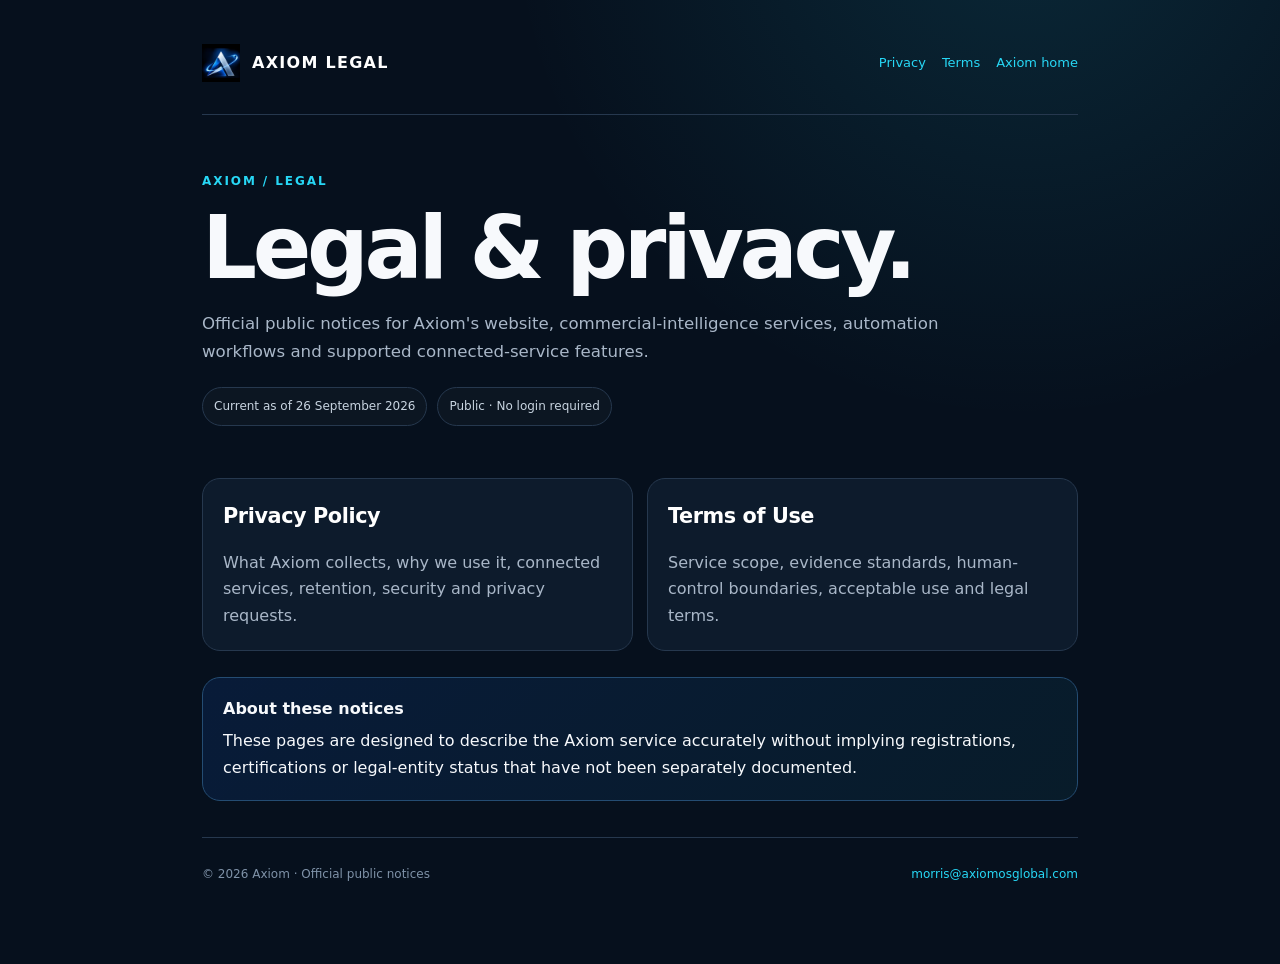
<file: index.html>
<!doctype html>
<html lang="en">
<head>
<meta charset="utf-8">
<meta name="viewport" content="width=device-width,initial-scale=1">
<meta name="robots" content="index,follow">
<meta name="description" content="Official public legal notices for Axiom's website, commercial-intelligence services, automation workflows and supported connected-service features.">
<link rel="canonical" href="https://morrey08-max.github.io/axiom-legal/">
<link rel="stylesheet" href="styles.css">
<link rel="icon" href="assets/axiom-os-compact.webp" type="image/webp">
<title>Axiom Legal — Official Notices</title>
</head>
<body>
<main class="wrap">
<nav class="nav" aria-label="Legal navigation">
<a class="brand" href="index.html"><img class="logo" src="assets/axiom-os-compact.webp" alt="Axiom OS compact mark"><span>AXIOM LEGAL</span></a>
<div class="navlinks"><a href="privacy/">Privacy</a><a href="terms/">Terms</a><a href="https://axiom-os-2u1kec.v2.appdeploy.ai/">Axiom home</a></div>
</nav>
<header class="hero"><div class="kicker">AXIOM / LEGAL</div><h1>Legal & privacy.</h1><p>Official public notices for Axiom's website, commercial-intelligence services, automation workflows and supported connected-service features.</p><div class="meta"><span class="pill">Current as of 26 September 2026</span><span class="pill">Public · No login required</span></div></header>
<div class="grid">
<a class="card" href="privacy/"><h2>Privacy Policy</h2><p>What Axiom collects, why we use it, connected services, retention, security and privacy requests.</p></a>
<a class="card" href="terms/"><h2>Terms of Use</h2><p>Service scope, evidence standards, human-control boundaries, acceptable use and legal terms.</p></a>
</div>
<div class="notice"><strong>About these notices</strong><span>These pages are designed to describe the Axiom service accurately without implying registrations, certifications or legal-entity status that have not been separately documented.</span></div>
<footer><span>© 2026 Axiom · Official public notices</span><span><a href="mailto:morris@axiomosglobal.com">morris@axiomosglobal.com</a></span></footer>
</main>
</body>
</html>
</file>
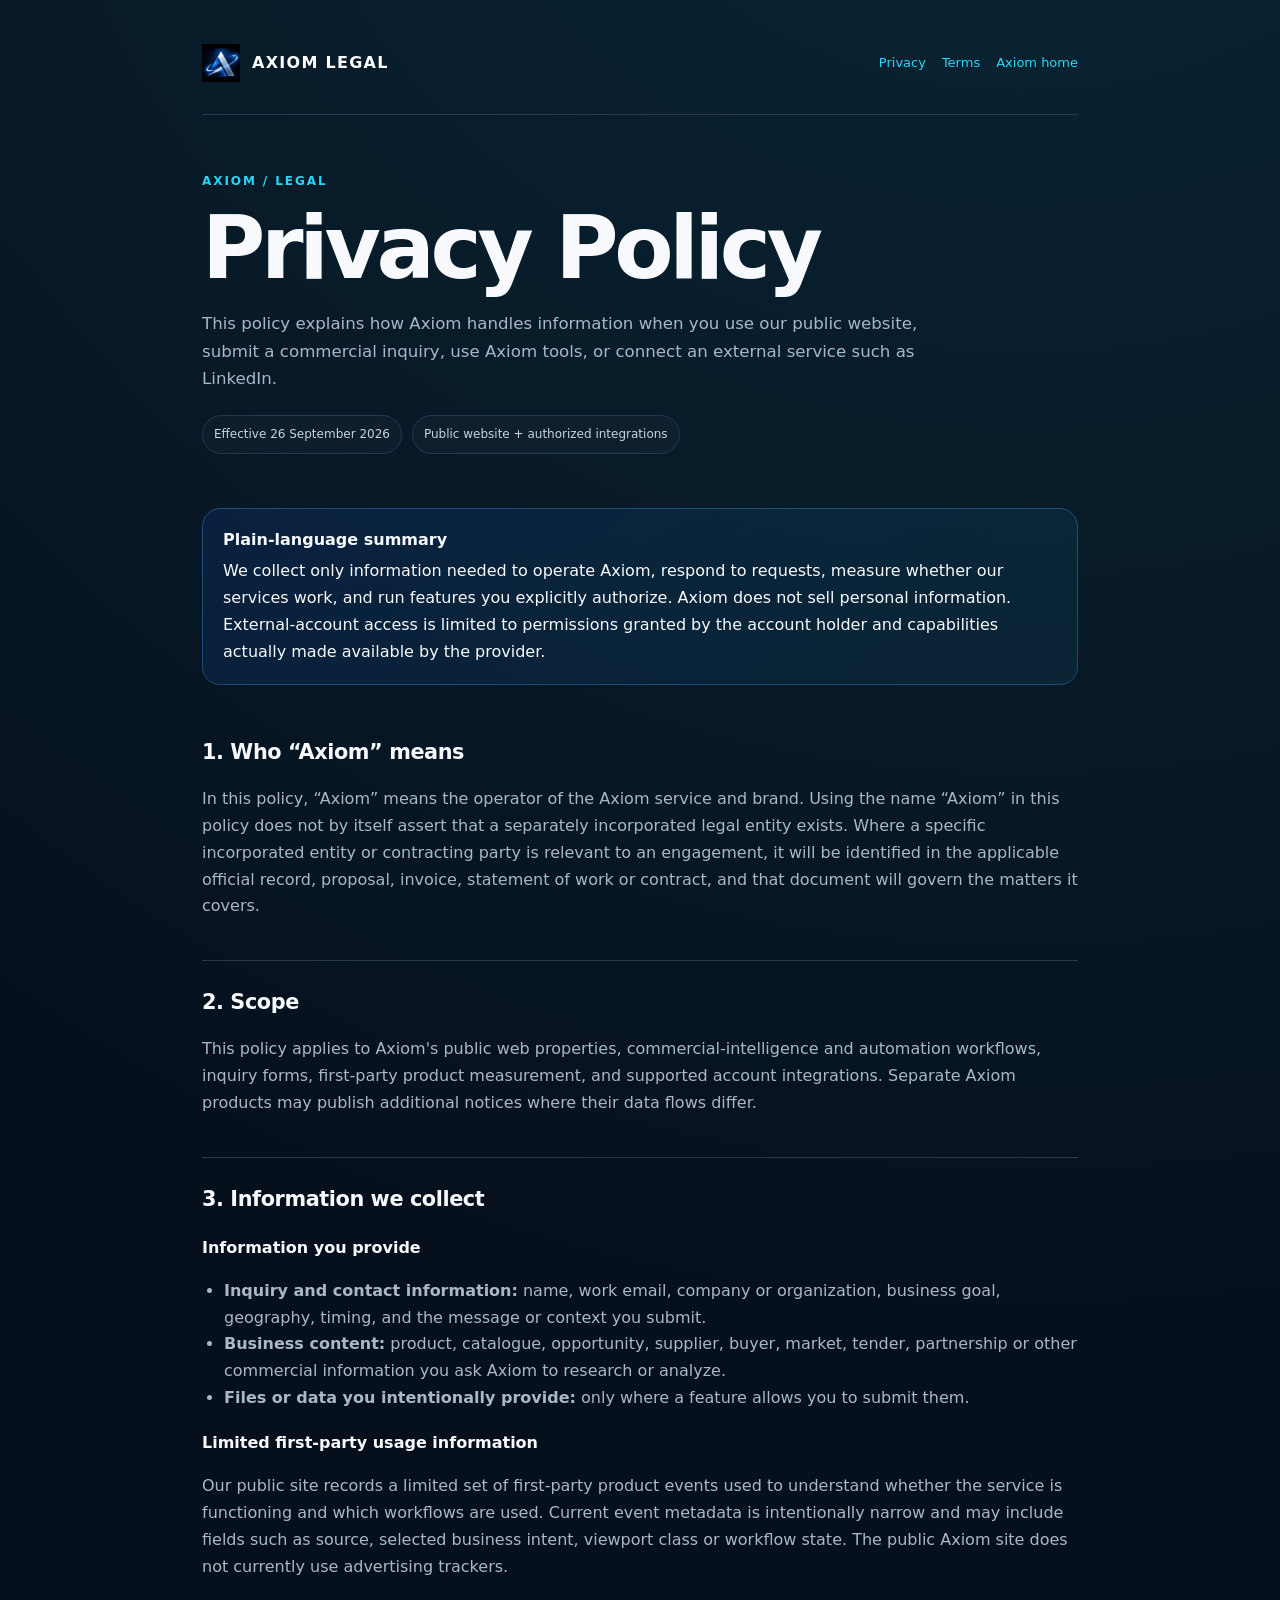
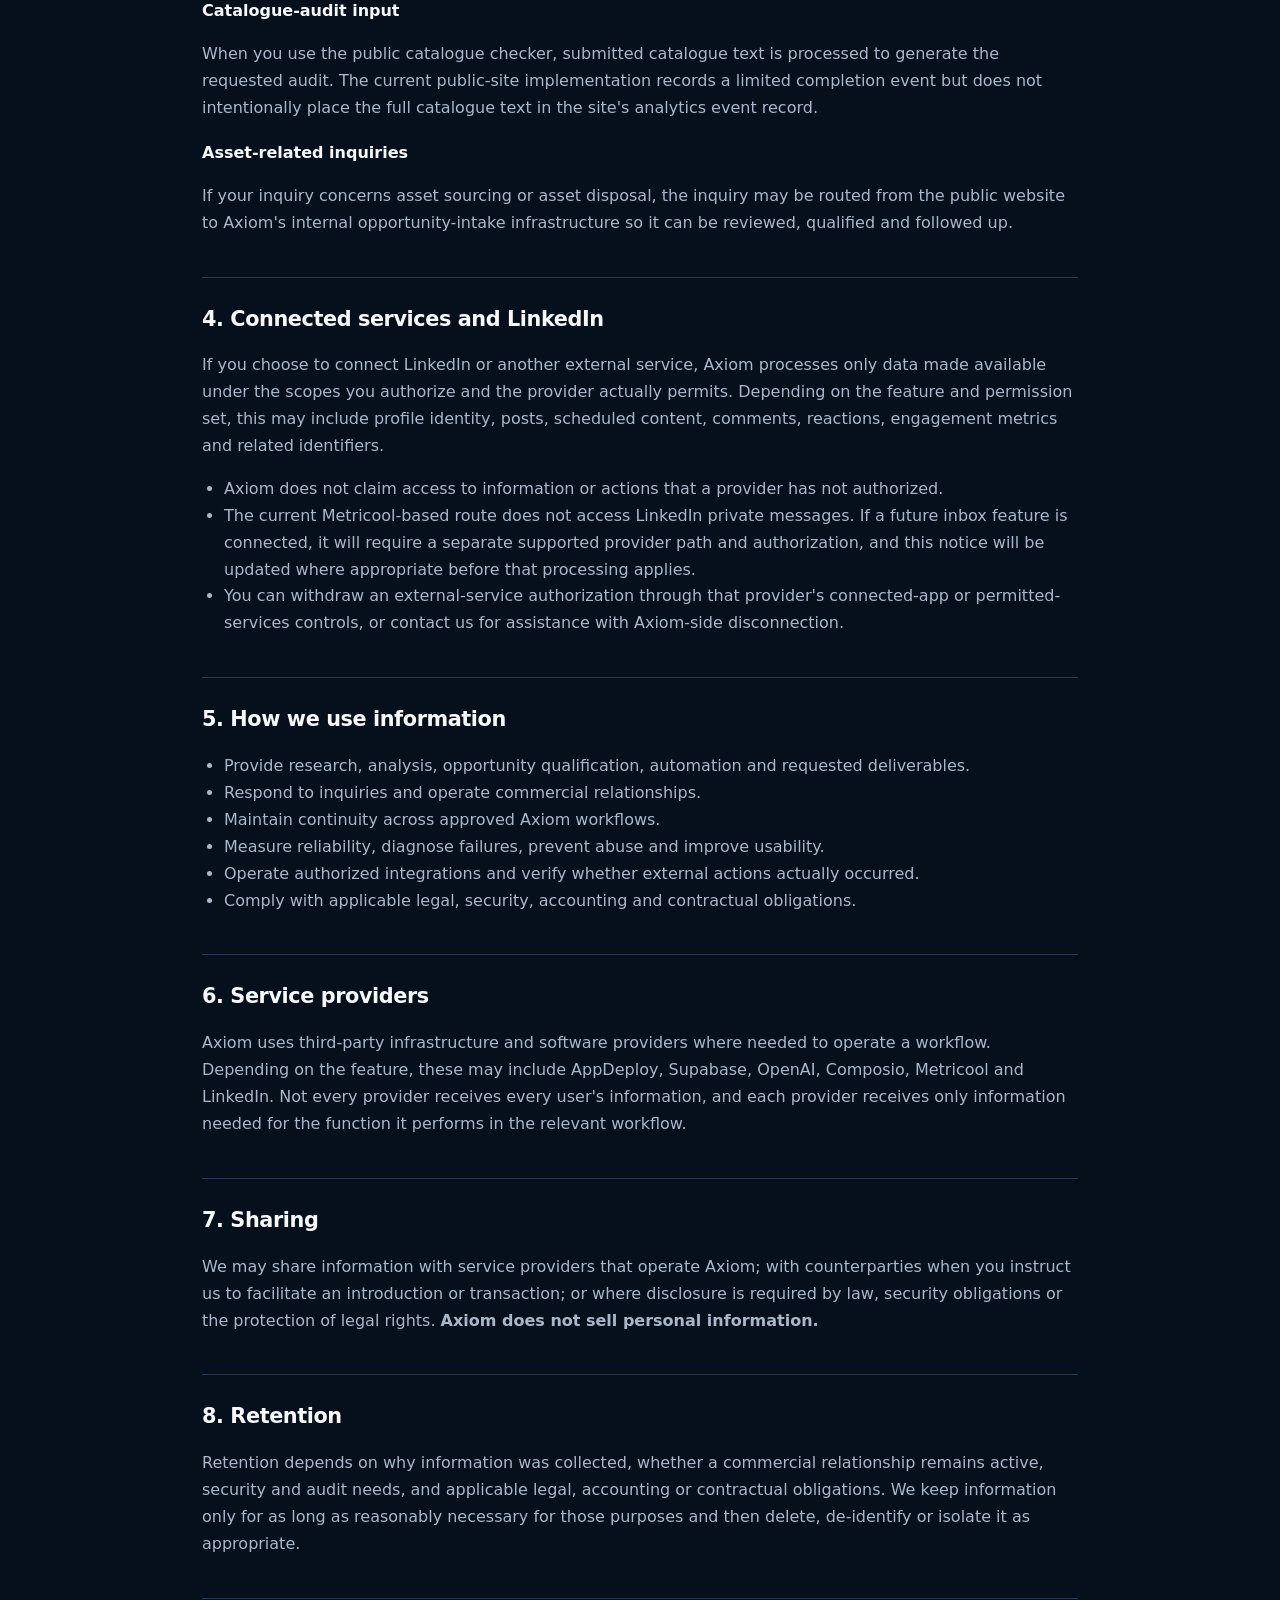
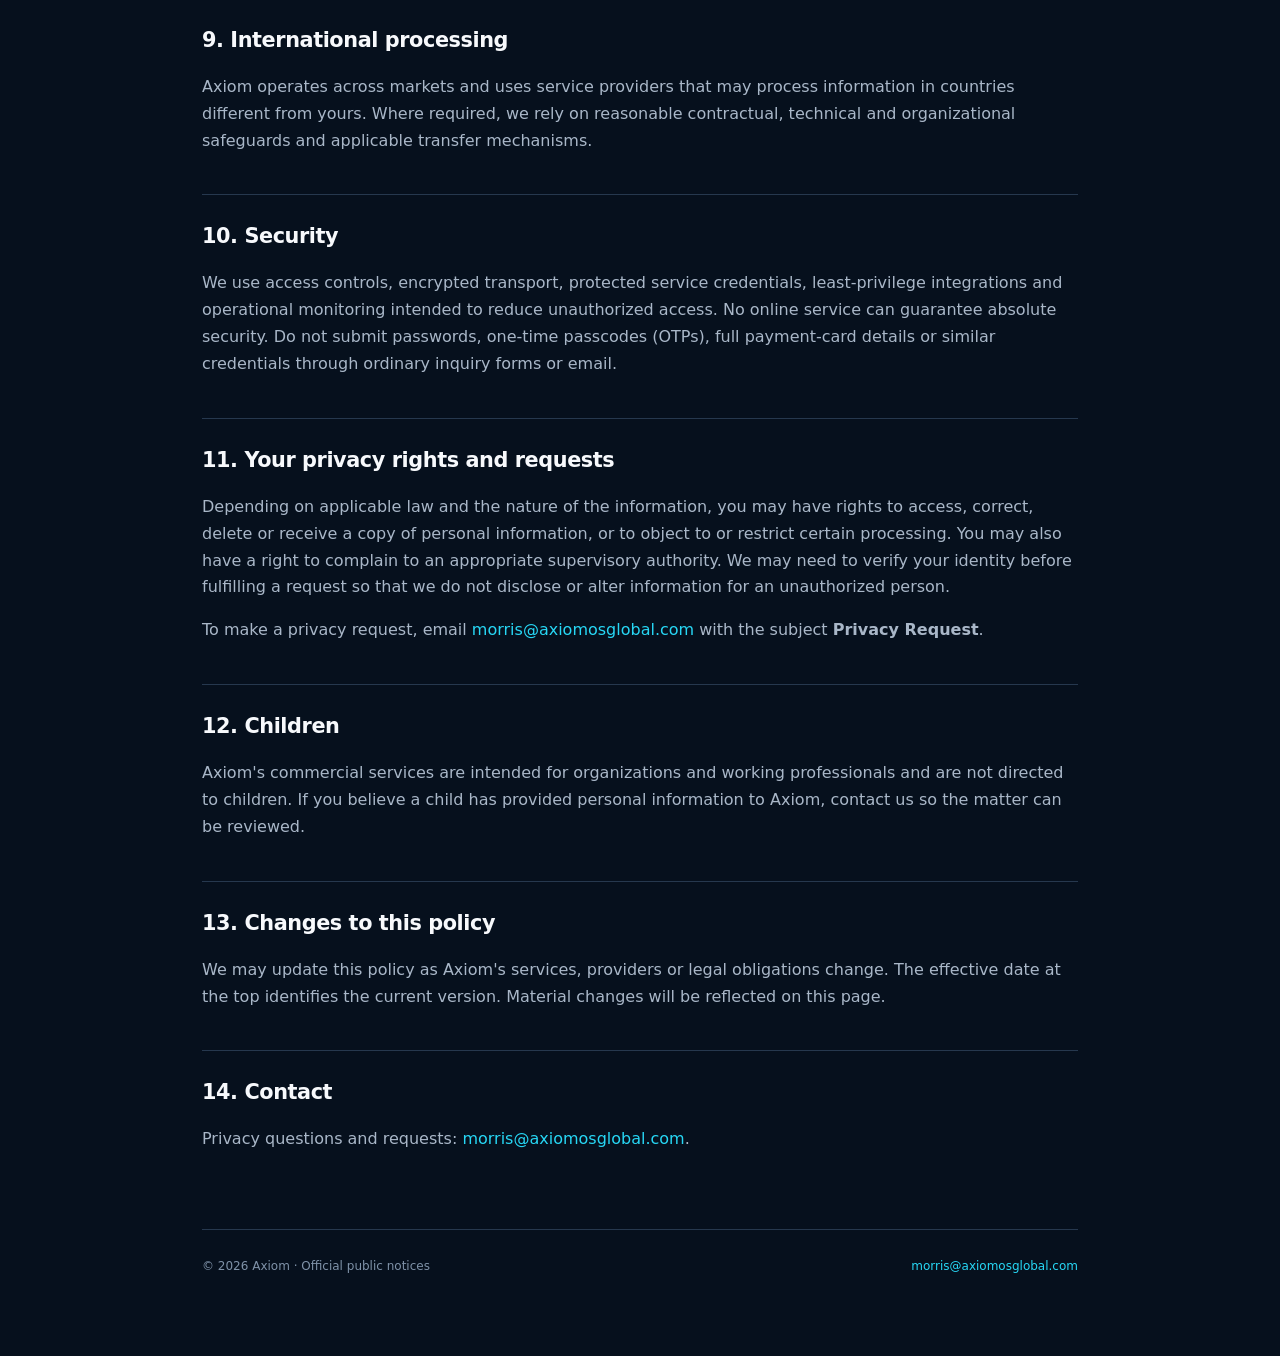
<file: privacy/index.html>
<!doctype html>
<html lang="en">
<head>
<meta charset="utf-8">
<meta name="viewport" content="width=device-width,initial-scale=1">
<meta name="robots" content="index,follow">
<meta name="description" content="How Axiom handles public-site inquiries, limited first-party product events and authorized connected-service data.">
<link rel="canonical" href="https://morrey08-max.github.io/axiom-legal/privacy/">
<link rel="stylesheet" href="../styles.css">
<link rel="icon" href="../assets/axiom-os-compact.webp" type="image/webp">
<title>Privacy Policy — Axiom Legal</title>
</head>
<body>
<main class="wrap">
<nav class="nav" aria-label="Legal navigation">
<a class="brand" href="../index.html"><img class="logo" src="../assets/axiom-os-compact.webp" alt="Axiom OS compact mark"><span>AXIOM LEGAL</span></a>
<div class="navlinks"><a href="../privacy/">Privacy</a><a href="../terms/">Terms</a><a href="https://axiom-os-2u1kec.v2.appdeploy.ai/">Axiom home</a></div>
</nav>

<header class="hero"><div class="kicker">AXIOM / LEGAL</div><h1>Privacy Policy</h1><p>This policy explains how Axiom handles information when you use our public website, submit a commercial inquiry, use Axiom tools, or connect an external service such as LinkedIn.</p><div class="meta"><span class="pill">Effective 26 September 2026</span><span class="pill">Public website + authorized integrations</span></div></header>
<div class="notice"><strong>Plain-language summary</strong><span>We collect only information needed to operate Axiom, respond to requests, measure whether our services work, and run features you explicitly authorize. Axiom does not sell personal information. External-account access is limited to permissions granted by the account holder and capabilities actually made available by the provider.</span></div>

<section><h2>1. Who “Axiom” means</h2><p>In this policy, “Axiom” means the operator of the Axiom service and brand. Using the name “Axiom” in this policy does not by itself assert that a separately incorporated legal entity exists. Where a specific incorporated entity or contracting party is relevant to an engagement, it will be identified in the applicable official record, proposal, invoice, statement of work or contract, and that document will govern the matters it covers.</p></section>

<section><h2>2. Scope</h2><p>This policy applies to Axiom's public web properties, commercial-intelligence and automation workflows, inquiry forms, first-party product measurement, and supported account integrations. Separate Axiom products may publish additional notices where their data flows differ.</p></section>

<section><h2>3. Information we collect</h2>
<h3>Information you provide</h3>
<ul><li><strong>Inquiry and contact information:</strong> name, work email, company or organization, business goal, geography, timing, and the message or context you submit.</li><li><strong>Business content:</strong> product, catalogue, opportunity, supplier, buyer, market, tender, partnership or other commercial information you ask Axiom to research or analyze.</li><li><strong>Files or data you intentionally provide:</strong> only where a feature allows you to submit them.</li></ul>
<h3>Limited first-party usage information</h3><p>Our public site records a limited set of first-party product events used to understand whether the service is functioning and which workflows are used. Current event metadata is intentionally narrow and may include fields such as source, selected business intent, viewport class or workflow state. The public Axiom site does not currently use advertising trackers.</p>
<h3>Catalogue-audit input</h3><p>When you use the public catalogue checker, submitted catalogue text is processed to generate the requested audit. The current public-site implementation records a limited completion event but does not intentionally place the full catalogue text in the site's analytics event record.</p>
<h3>Asset-related inquiries</h3><p>If your inquiry concerns asset sourcing or asset disposal, the inquiry may be routed from the public website to Axiom's internal opportunity-intake infrastructure so it can be reviewed, qualified and followed up.</p></section>

<section><h2>4. Connected services and LinkedIn</h2><p>If you choose to connect LinkedIn or another external service, Axiom processes only data made available under the scopes you authorize and the provider actually permits. Depending on the feature and permission set, this may include profile identity, posts, scheduled content, comments, reactions, engagement metrics and related identifiers.</p>
<ul><li>Axiom does not claim access to information or actions that a provider has not authorized.</li><li>The current Metricool-based route does not access LinkedIn private messages. If a future inbox feature is connected, it will require a separate supported provider path and authorization, and this notice will be updated where appropriate before that processing applies.</li><li>You can withdraw an external-service authorization through that provider's connected-app or permitted-services controls, or contact us for assistance with Axiom-side disconnection.</li></ul></section>

<section><h2>5. How we use information</h2><ul><li>Provide research, analysis, opportunity qualification, automation and requested deliverables.</li><li>Respond to inquiries and operate commercial relationships.</li><li>Maintain continuity across approved Axiom workflows.</li><li>Measure reliability, diagnose failures, prevent abuse and improve usability.</li><li>Operate authorized integrations and verify whether external actions actually occurred.</li><li>Comply with applicable legal, security, accounting and contractual obligations.</li></ul></section>

<section><h2>6. Service providers</h2><p>Axiom uses third-party infrastructure and software providers where needed to operate a workflow. Depending on the feature, these may include AppDeploy, Supabase, OpenAI, Composio, Metricool and LinkedIn. Not every provider receives every user's information, and each provider receives only information needed for the function it performs in the relevant workflow.</p></section>

<section><h2>7. Sharing</h2><p>We may share information with service providers that operate Axiom; with counterparties when you instruct us to facilitate an introduction or transaction; or where disclosure is required by law, security obligations or the protection of legal rights. <strong>Axiom does not sell personal information.</strong></p></section>

<section><h2>8. Retention</h2><p>Retention depends on why information was collected, whether a commercial relationship remains active, security and audit needs, and applicable legal, accounting or contractual obligations. We keep information only for as long as reasonably necessary for those purposes and then delete, de-identify or isolate it as appropriate.</p></section>

<section><h2>9. International processing</h2><p>Axiom operates across markets and uses service providers that may process information in countries different from yours. Where required, we rely on reasonable contractual, technical and organizational safeguards and applicable transfer mechanisms.</p></section>

<section><h2>10. Security</h2><p>We use access controls, encrypted transport, protected service credentials, least-privilege integrations and operational monitoring intended to reduce unauthorized access. No online service can guarantee absolute security. Do not submit passwords, one-time passcodes (OTPs), full payment-card details or similar credentials through ordinary inquiry forms or email.</p></section>

<section><h2>11. Your privacy rights and requests</h2><p>Depending on applicable law and the nature of the information, you may have rights to access, correct, delete or receive a copy of personal information, or to object to or restrict certain processing. You may also have a right to complain to an appropriate supervisory authority. We may need to verify your identity before fulfilling a request so that we do not disclose or alter information for an unauthorized person.</p><p>To make a privacy request, email <a href="mailto:morris@axiomosglobal.com">morris@axiomosglobal.com</a> with the subject <strong>Privacy Request</strong>.</p></section>

<section><h2>12. Children</h2><p>Axiom's commercial services are intended for organizations and working professionals and are not directed to children. If you believe a child has provided personal information to Axiom, contact us so the matter can be reviewed.</p></section>

<section><h2>13. Changes to this policy</h2><p>We may update this policy as Axiom's services, providers or legal obligations change. The effective date at the top identifies the current version. Material changes will be reflected on this page.</p></section>

<section><h2>14. Contact</h2><p>Privacy questions and requests: <a href="mailto:morris@axiomosglobal.com">morris@axiomosglobal.com</a>.</p></section>

<footer><span>© 2026 Axiom · Official public notices</span><span><a href="mailto:morris@axiomosglobal.com">morris@axiomosglobal.com</a></span></footer>
</main>
</body>
</html>
</file>
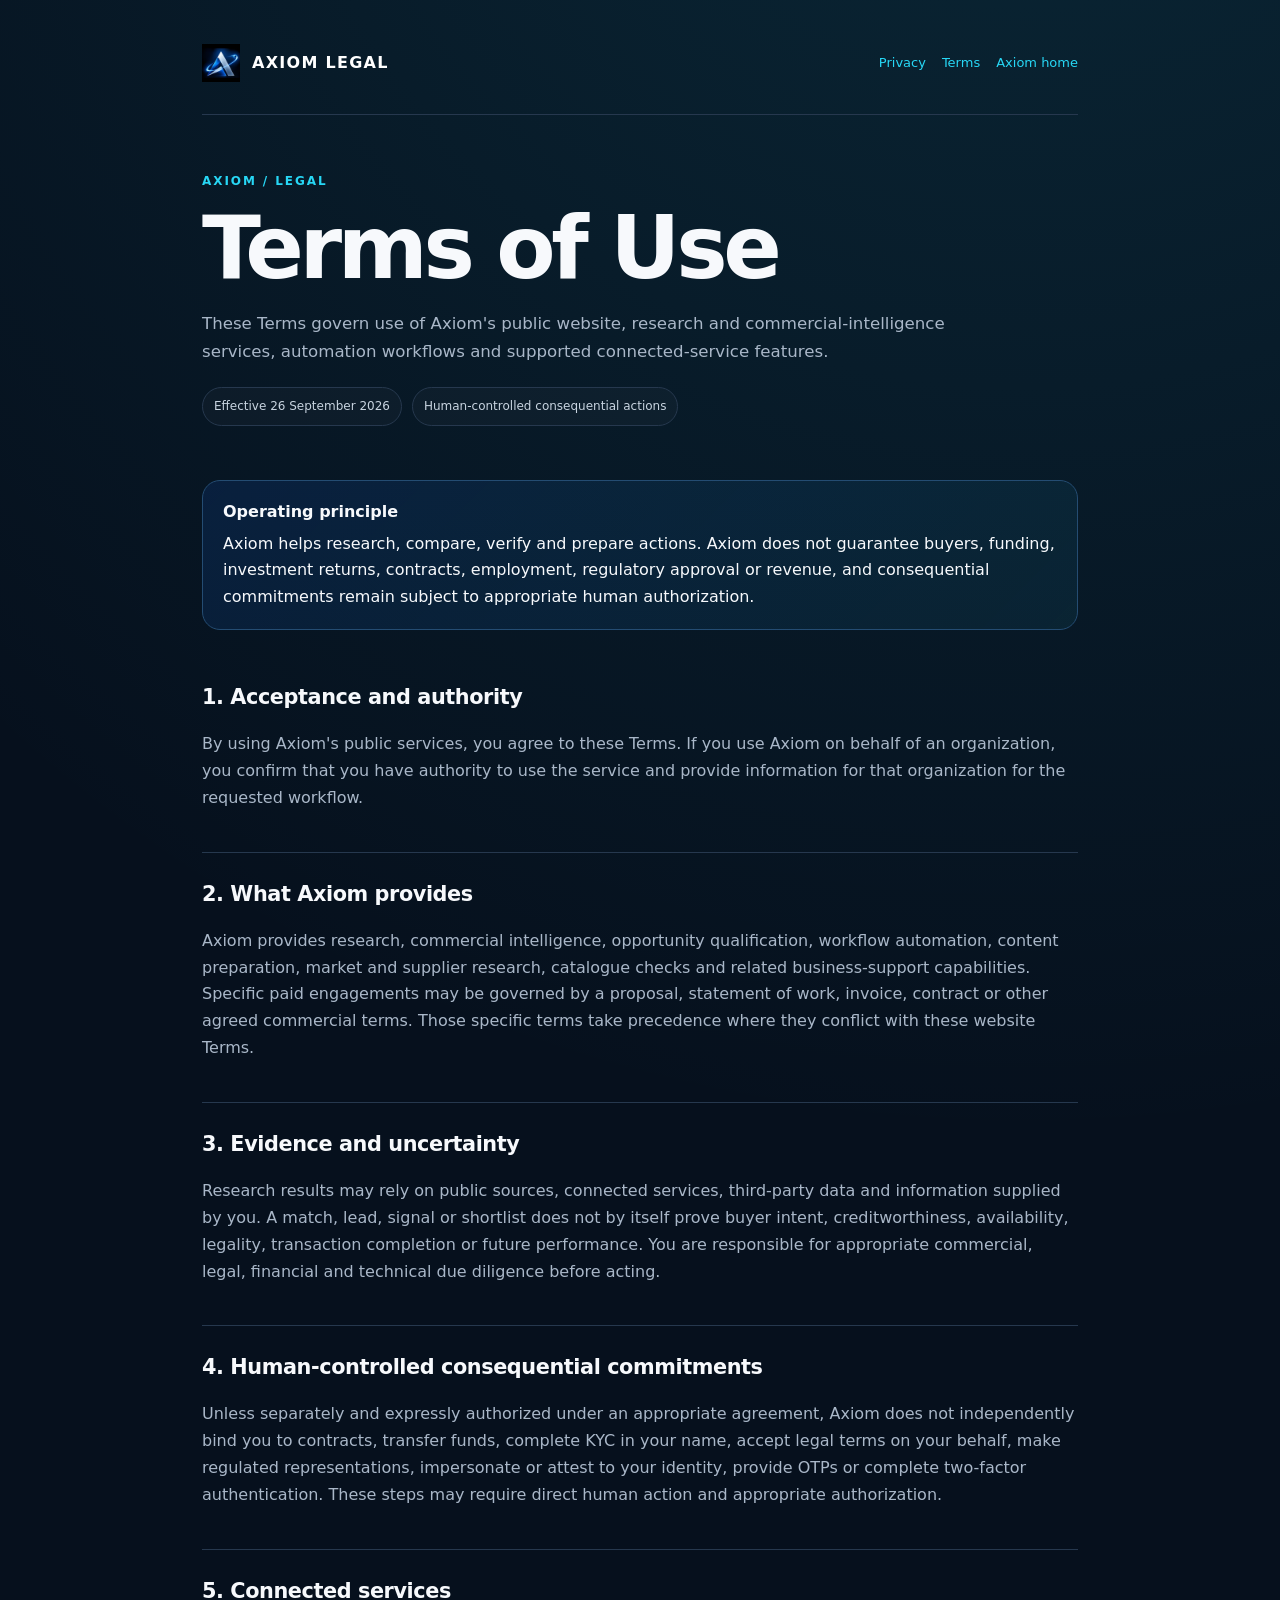
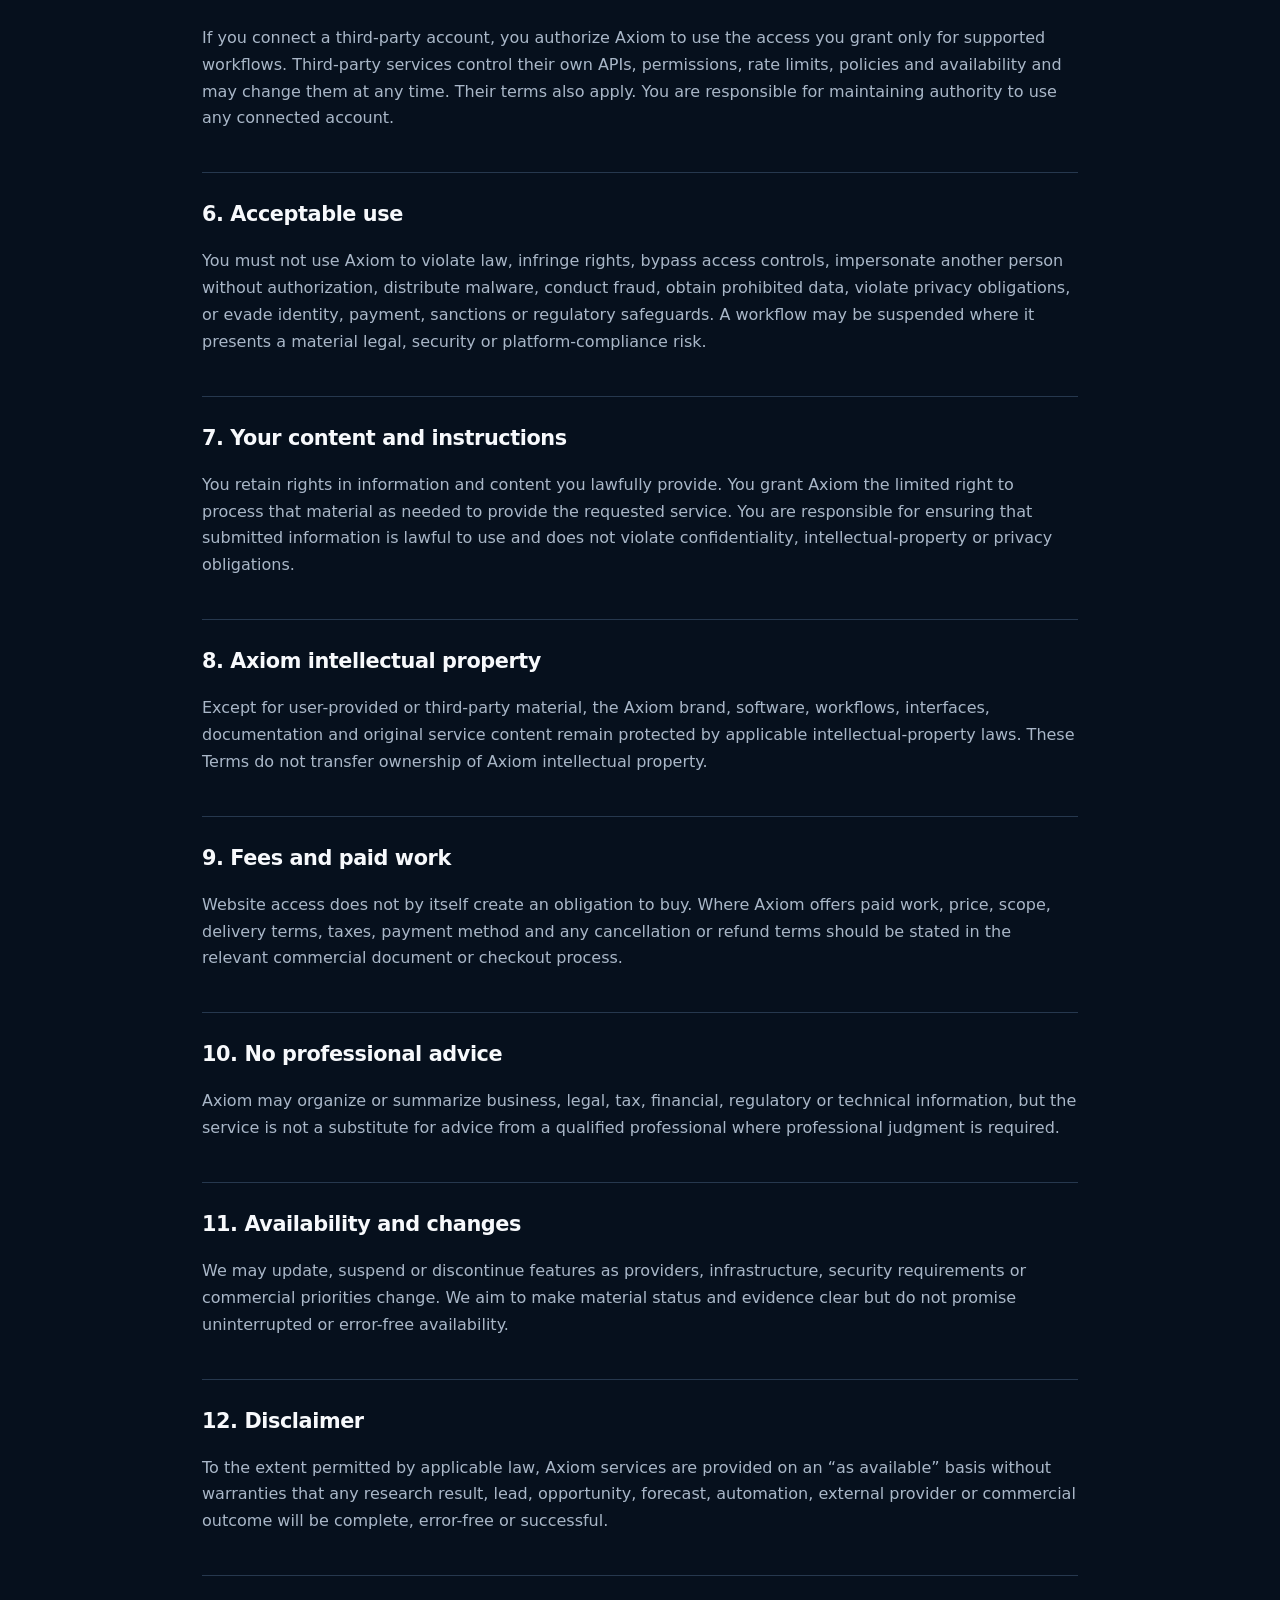
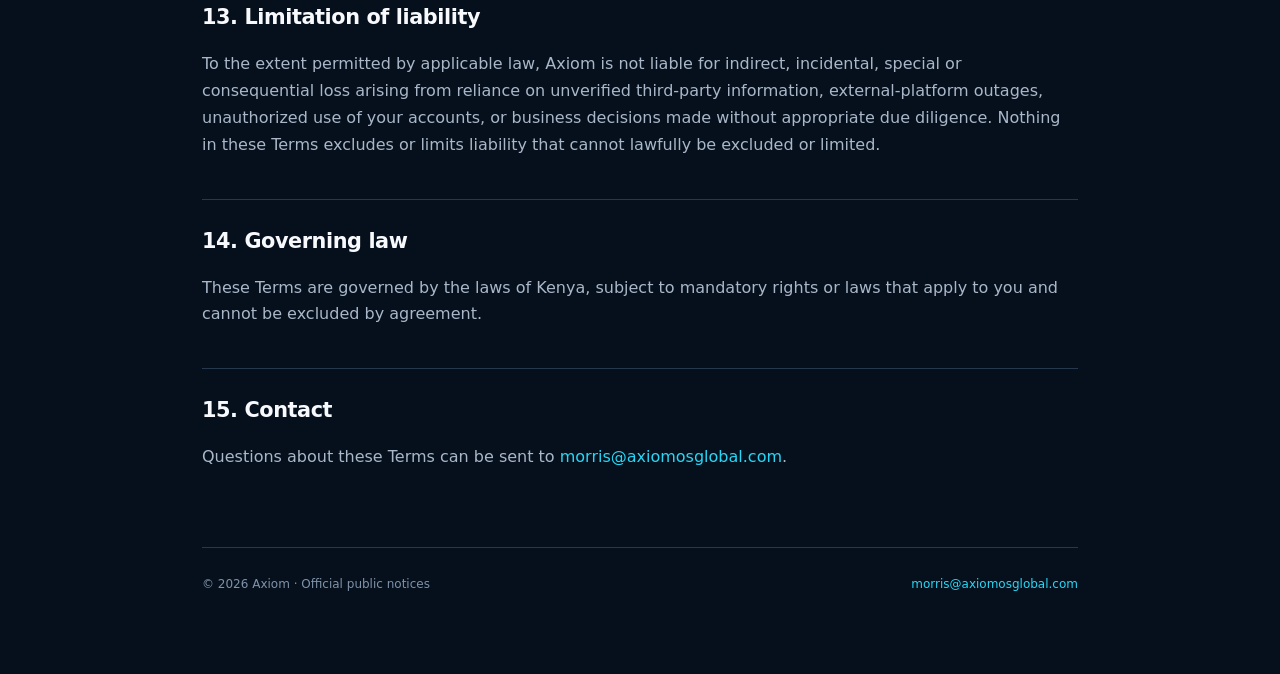
<file: terms/index.html>
<!doctype html>
<html lang="en">
<head>
<meta charset="utf-8">
<meta name="viewport" content="width=device-width,initial-scale=1">
<meta name="robots" content="index,follow">
<meta name="description" content="Terms governing Axiom's public site, research, commercial-intelligence, automation and connected-service features.">
<link rel="canonical" href="https://morrey08-max.github.io/axiom-legal/terms/">
<link rel="stylesheet" href="../styles.css">
<link rel="icon" href="../assets/axiom-os-compact.webp" type="image/webp">
<title>Terms of Use — Axiom Legal</title>
</head>
<body>
<main class="wrap">
<nav class="nav" aria-label="Legal navigation">
<a class="brand" href="../index.html"><img class="logo" src="../assets/axiom-os-compact.webp" alt="Axiom OS compact mark"><span>AXIOM LEGAL</span></a>
<div class="navlinks"><a href="../privacy/">Privacy</a><a href="../terms/">Terms</a><a href="https://axiom-os-2u1kec.v2.appdeploy.ai/">Axiom home</a></div>
</nav>

<header class="hero"><div class="kicker">AXIOM / LEGAL</div><h1>Terms of Use</h1><p>These Terms govern use of Axiom's public website, research and commercial-intelligence services, automation workflows and supported connected-service features.</p><div class="meta"><span class="pill">Effective 26 September 2026</span><span class="pill">Human-controlled consequential actions</span></div></header>
<div class="notice"><strong>Operating principle</strong><span>Axiom helps research, compare, verify and prepare actions. Axiom does not guarantee buyers, funding, investment returns, contracts, employment, regulatory approval or revenue, and consequential commitments remain subject to appropriate human authorization.</span></div>

<section><h2>1. Acceptance and authority</h2><p>By using Axiom's public services, you agree to these Terms. If you use Axiom on behalf of an organization, you confirm that you have authority to use the service and provide information for that organization for the requested workflow.</p></section>

<section><h2>2. What Axiom provides</h2><p>Axiom provides research, commercial intelligence, opportunity qualification, workflow automation, content preparation, market and supplier research, catalogue checks and related business-support capabilities. Specific paid engagements may be governed by a proposal, statement of work, invoice, contract or other agreed commercial terms. Those specific terms take precedence where they conflict with these website Terms.</p></section>

<section><h2>3. Evidence and uncertainty</h2><p>Research results may rely on public sources, connected services, third-party data and information supplied by you. A match, lead, signal or shortlist does not by itself prove buyer intent, creditworthiness, availability, legality, transaction completion or future performance. You are responsible for appropriate commercial, legal, financial and technical due diligence before acting.</p></section>

<section><h2>4. Human-controlled consequential commitments</h2><p>Unless separately and expressly authorized under an appropriate agreement, Axiom does not independently bind you to contracts, transfer funds, complete KYC in your name, accept legal terms on your behalf, make regulated representations, impersonate or attest to your identity, provide OTPs or complete two-factor authentication. These steps may require direct human action and appropriate authorization.</p></section>

<section><h2>5. Connected services</h2><p>If you connect a third-party account, you authorize Axiom to use the access you grant only for supported workflows. Third-party services control their own APIs, permissions, rate limits, policies and availability and may change them at any time. Their terms also apply. You are responsible for maintaining authority to use any connected account.</p></section>

<section><h2>6. Acceptable use</h2><p>You must not use Axiom to violate law, infringe rights, bypass access controls, impersonate another person without authorization, distribute malware, conduct fraud, obtain prohibited data, violate privacy obligations, or evade identity, payment, sanctions or regulatory safeguards. A workflow may be suspended where it presents a material legal, security or platform-compliance risk.</p></section>

<section><h2>7. Your content and instructions</h2><p>You retain rights in information and content you lawfully provide. You grant Axiom the limited right to process that material as needed to provide the requested service. You are responsible for ensuring that submitted information is lawful to use and does not violate confidentiality, intellectual-property or privacy obligations.</p></section>

<section><h2>8. Axiom intellectual property</h2><p>Except for user-provided or third-party material, the Axiom brand, software, workflows, interfaces, documentation and original service content remain protected by applicable intellectual-property laws. These Terms do not transfer ownership of Axiom intellectual property.</p></section>

<section><h2>9. Fees and paid work</h2><p>Website access does not by itself create an obligation to buy. Where Axiom offers paid work, price, scope, delivery terms, taxes, payment method and any cancellation or refund terms should be stated in the relevant commercial document or checkout process.</p></section>

<section><h2>10. No professional advice</h2><p>Axiom may organize or summarize business, legal, tax, financial, regulatory or technical information, but the service is not a substitute for advice from a qualified professional where professional judgment is required.</p></section>

<section><h2>11. Availability and changes</h2><p>We may update, suspend or discontinue features as providers, infrastructure, security requirements or commercial priorities change. We aim to make material status and evidence clear but do not promise uninterrupted or error-free availability.</p></section>

<section><h2>12. Disclaimer</h2><p>To the extent permitted by applicable law, Axiom services are provided on an “as available” basis without warranties that any research result, lead, opportunity, forecast, automation, external provider or commercial outcome will be complete, error-free or successful.</p></section>

<section><h2>13. Limitation of liability</h2><p>To the extent permitted by applicable law, Axiom is not liable for indirect, incidental, special or consequential loss arising from reliance on unverified third-party information, external-platform outages, unauthorized use of your accounts, or business decisions made without appropriate due diligence. Nothing in these Terms excludes or limits liability that cannot lawfully be excluded or limited.</p></section>

<section><h2>14. Governing law</h2><p>These Terms are governed by the laws of Kenya, subject to mandatory rights or laws that apply to you and cannot be excluded by agreement.</p></section>

<section><h2>15. Contact</h2><p>Questions about these Terms can be sent to <a href="mailto:morris@axiomosglobal.com">morris@axiomosglobal.com</a>.</p></section>

<footer><span>© 2026 Axiom · Official public notices</span><span><a href="mailto:morris@axiomosglobal.com">morris@axiomosglobal.com</a></span></footer>
</main>
</body>
</html>
</file>
<file: styles.css>
:root{color-scheme:dark;--bg:#06101d;--panel:#0d1b2c;--panel2:#10243a;--text:#f7f9fc;--muted:#a9b7c8;--line:#26384e;--cyan:#27d7f5;--blue:#176bff}
*{box-sizing:border-box}
html{scroll-behavior:smooth}
body{margin:0;background:radial-gradient(circle at 80% -10%,rgba(39,215,245,.12),transparent 35%),var(--bg);color:var(--text);font-family:ui-sans-serif,system-ui,-apple-system,BlinkMacSystemFont,"Segoe UI",sans-serif;line-height:1.68}
a{color:var(--cyan);text-decoration:none}a:hover{text-decoration:underline}
.wrap{max-width:920px;margin:0 auto;padding:36px 22px 80px}
.nav{display:flex;align-items:center;justify-content:space-between;gap:20px;padding:8px 0 32px;border-bottom:1px solid var(--line)}
.brand{display:flex;align-items:center;gap:12px;color:#fff;font-weight:850;letter-spacing:.08em}.logo{width:38px;height:38px;display:block}.navlinks{display:flex;gap:16px;flex-wrap:wrap;font-size:13px}
.hero{padding:56px 0 28px}.kicker{color:var(--cyan);font-size:12px;font-weight:850;letter-spacing:.16em;text-transform:uppercase}.hero h1{font-size:clamp(2.4rem,8vw,5.4rem);line-height:1;letter-spacing:-.05em;margin:14px 0 18px}.hero p{max-width:760px;color:var(--muted);font-size:1.04rem}
.meta{display:flex;gap:10px;flex-wrap:wrap;margin-top:22px}.pill{border:1px solid var(--line);background:rgba(255,255,255,.025);padding:8px 11px;border-radius:999px;color:#c8d4e0;font-size:12px}
.notice{margin:26px 0;padding:18px 20px;background:linear-gradient(135deg,rgba(23,107,255,.12),rgba(39,215,245,.06));border:1px solid #244c72;border-radius:18px}.notice strong{display:block;margin-bottom:5px}
section{padding:24px 0;border-top:1px solid var(--line)}section:first-of-type{border-top:0}h2{font-size:1.3rem;margin:0 0 10px;letter-spacing:-.02em}h3{font-size:1rem;margin:18px 0 6px}p,li{color:var(--muted)}ul{padding-left:22px}
.grid{display:grid;grid-template-columns:repeat(2,minmax(0,1fr));gap:14px;margin:24px 0}.card{display:block;background:var(--panel);border:1px solid var(--line);border-radius:18px;padding:20px}.card h2{color:#fff;margin-top:0}.card p{margin-bottom:0}
footer{margin-top:36px;padding-top:26px;border-top:1px solid var(--line);display:flex;justify-content:space-between;gap:18px;flex-wrap:wrap;color:#7f92a8;font-size:12px}.small{font-size:12px;color:#8396aa}
@media(max-width:700px){.grid{grid-template-columns:1fr}.nav{align-items:flex-start;flex-direction:column}.hero{padding-top:38px}}
</file>
